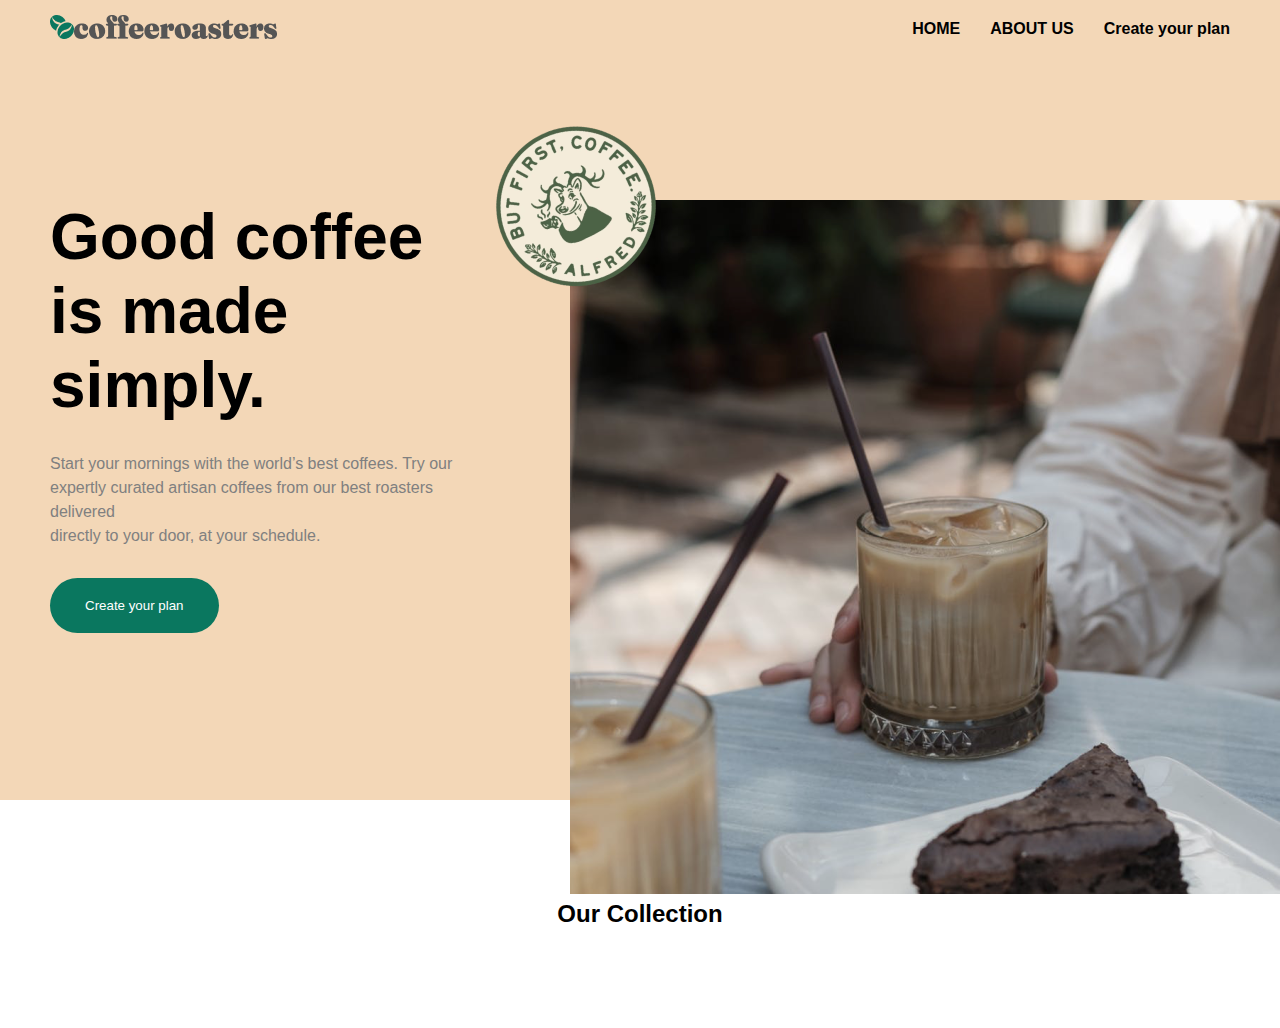
<file: index.html>
<!DOCTYPE html>
<html lang="en">
  <head>
    <meta charset="UTF-8" />
    <meta name="viewport" content="width=device-width, initial-scale=1.0" />
    <title>Document</title>
    <link rel="stylesheet" href="./style.css" />
  </head>
  <body>
    <!-- Header Start  -->
    <header>
      <div class="container">
        <div class="header-parent">
          <div class="header-left">
            <img src="./Group 3614 (2).png" alt="" />
          </div>
          <div class="header-right">
            <a href="./index.html">HOME</a>
            <a href="./about.html">ABOUT US</a>
            <a href="#">Create your plan</a>
          </div>
        </div>
      </div>
    </header>
    <!-- Header Finish  -->

    <main>
      <!-- Hero Section Start  -->
      <section class="hero">
        <div class="container">
          <div class="hero-parent">
            <div class="hero-left">
              <h1>
                Good coffee <br />
                is made simply.
              </h1>
              <p>
                Start your mornings with the world’s best coffees. Try our
                <br />
                expertly curated artisan coffees from our best roasters
                delivered <br />
                directly to your door, at your schedule.
              </p>
              <button>Create your plan</button>
            </div>
            <div class="hero-right">
              <img class="img1" src="./Rectangle 679 (3).png" alt="" />
              <img class="img2" src="./image 40 (3).png" alt="" />
            </div>
          </div>
        </div>
      </section>
      <!-- Hero Section Finish  -->

      <!-- Our Section start -->
      <section class="our">
        <div class="container">
          <h2 class="our">Our Collection</h2>
        

          <div class="our-parent"></div>
        </div>
      </section>
      <!-- Our Section finish -->
    </main>

    <!-- Footer Start  -->
    <footer>
      <div class="container"></div>
    </footer>
    <!-- Footer Finish  -->
  </body>
</html>
</file>
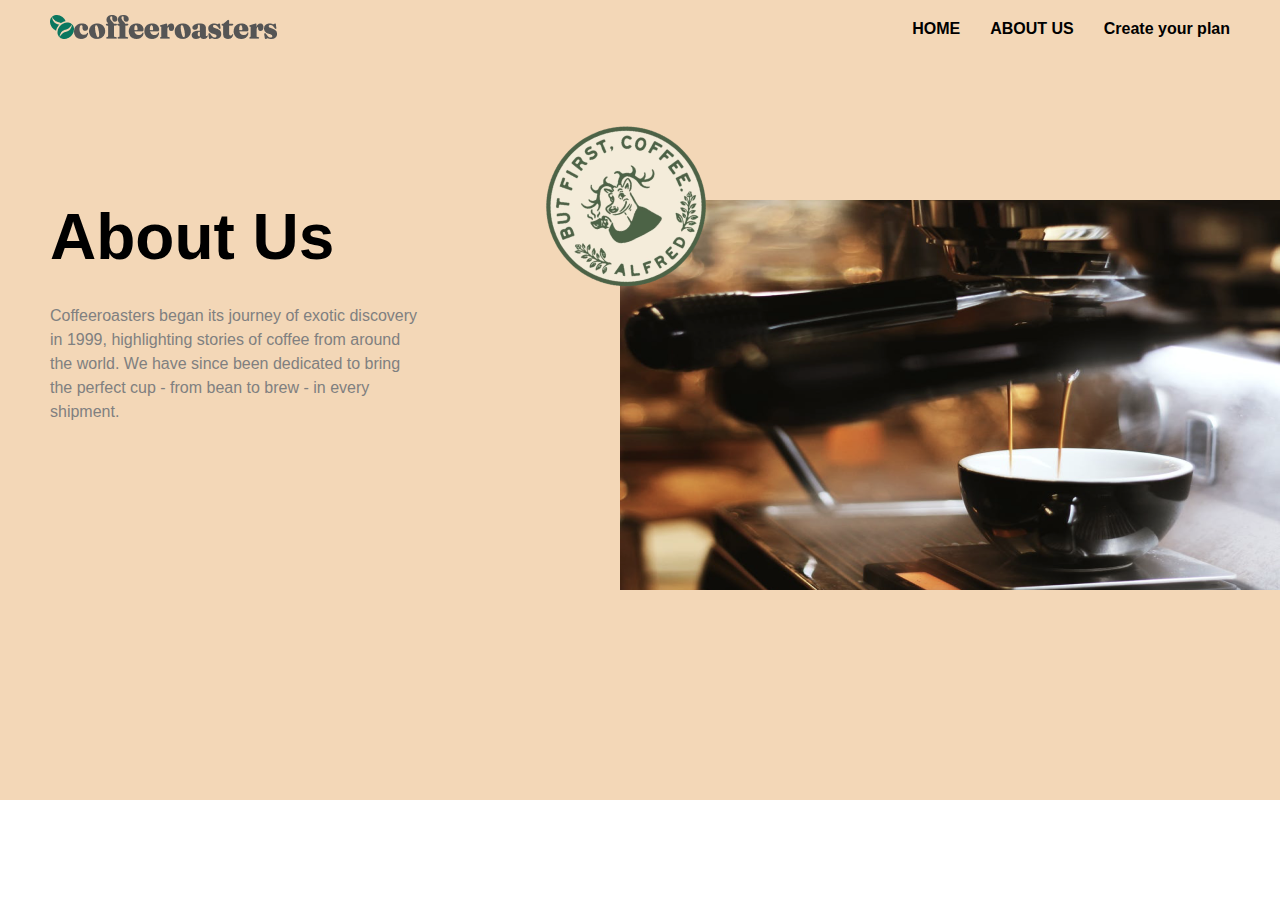
<file: about.html>
<!DOCTYPE html>
<html lang="en">
  <head>
    <meta charset="UTF-8" />
    <meta name="viewport" content="width=device-width, initial-scale=1.0" />
    <title>Document</title>
    <link rel="stylesheet" href="./about.css" />
  </head>
  <body>
    <!-- Header Start  -->
    <header>
      <div class="container">
        <div class="header-parent">
          <div class="header-left">
            <img src="./Group 3614 (2).png" alt="" />
          </div>
          <div class="header-right">
            <a href="./index.html">HOME</a>
            <a href="./about.html">ABOUT US</a>
            <a href="#">Create your plan</a>
          </div>
        </div>
      </div>
    </header>
    <!-- Header Finish  -->
    <main>
      <!-- Hero Section Start  -->
      <section class="hero">
        <div class="container">
          <div class="hero-parent">
            <div class="hero-left">
              <h1>About Us</h1>
              <p>
                Coffeeroasters began its journey of exotic discovery <br />
                in 1999, highlighting stories of coffee from around <br />
                the world. We have since been dedicated to bring <br />
                the perfect cup - from bean to brew - in every <br />
                shipment.
              </p>
            </div>
            <div class="hero-right">
              <img class="img1" src="./Rectangle 679 (1).png" alt="" />
              <img class="img2" src="./image 40 (3).png" alt="" />
            </div>
          </div>
        </div>
      </section>
      <!-- Hero Section Finish  -->

      
  </body>
</html>
</file>
<file: style.css>
* {
  padding: 0;
  margin: 0;
  box-sizing: border-box;
}

body {
  font-family: Arial, Helvetica, sans-serif;
}

.container {
  width: 100%;
  margin: 0 auto;
  padding: 0 50px;
}

/* Header Styles  */

header {
  z-index: 10;
  top: 0;
  position: fixed;
  width: 100%;
  padding: 15px 0;
  background-color: #f3d7b7;
}

.header-parent {
  display: flex;
  justify-content: space-between;
  align-items: center;
}

.header-right {
  display: flex;
  gap: 30px;
}

.header-right a {
  color: black;
  font-weight: 700;
  text-decoration: none;
}

.header-right a:hover {
  color: red;
}

/* Hero Styles  */

.hero {
  height: 800px;
  background-color: #f3d7b7;
  padding: 100px 0;
  padding-top: 200px;
}

.hero-parent {
  gap: 100px;
  display: flex;
  justify-content: space-between;
}

.hero-left h1 {
  font-size: 64px;
}

.hero-left p {
  color: gray;
  line-height: 24px;
  margin: 30px 0;
}

.hero-left button {
  background-color: #0a775f;
  padding: 20px 35px;
  border-radius: 100px;
  border: none;
  color: white;
  cursor: pointer;
}

.hero-right {
  margin-right: -50px;
  position: relative;
}

.hero-right .img2 {
  position: absolute;
  top: -100px;
  left: -100px;
}
/* Our Section */
.our {
  margin: 100px;
  text-align: center;
}
</file>
<file: about.css>
* {
  padding: 0;
  margin: 0;
  box-sizing: border-box;
}

body {
  font-family: Arial, Helvetica, sans-serif;
}

.container {
  width: 100%;
  margin: 0 auto;
  padding: 0 50px;
}

/* Header Styles  */

header {
  z-index: 10;
  top: 0;
  position: fixed;
  width: 100%;
  padding: 15px 0;
  background-color: #f3d7b7;
}

.header-parent {
  display: flex;
  justify-content: space-between;
  align-items: center;
}

.header-right {
  display: flex;
  gap: 30px;
}

.header-right a {
  color: black;
  font-weight: 700;
  text-decoration: none;
}

.header-right a:hover {
  color: red;
}
/* Hero Styles  */

.hero {
  height: 800px;
  background-color: #f3d7b7;
  padding: 100px 0;
  padding-top: 200px;
}

.hero-parent {
  gap: 100px;
  display: flex;
  justify-content: space-between;
}

.hero-left h1 {
  font-size: 64px;
}

.hero-left p {
  color: gray;
  line-height: 24px;
  margin: 30px 0;
}

.hero-right {
  margin-right: -50px;
  position: relative;
}

.hero-right .img2 {
  position: absolute;
  top: -100px;
  left: -100px;
}
</file>
